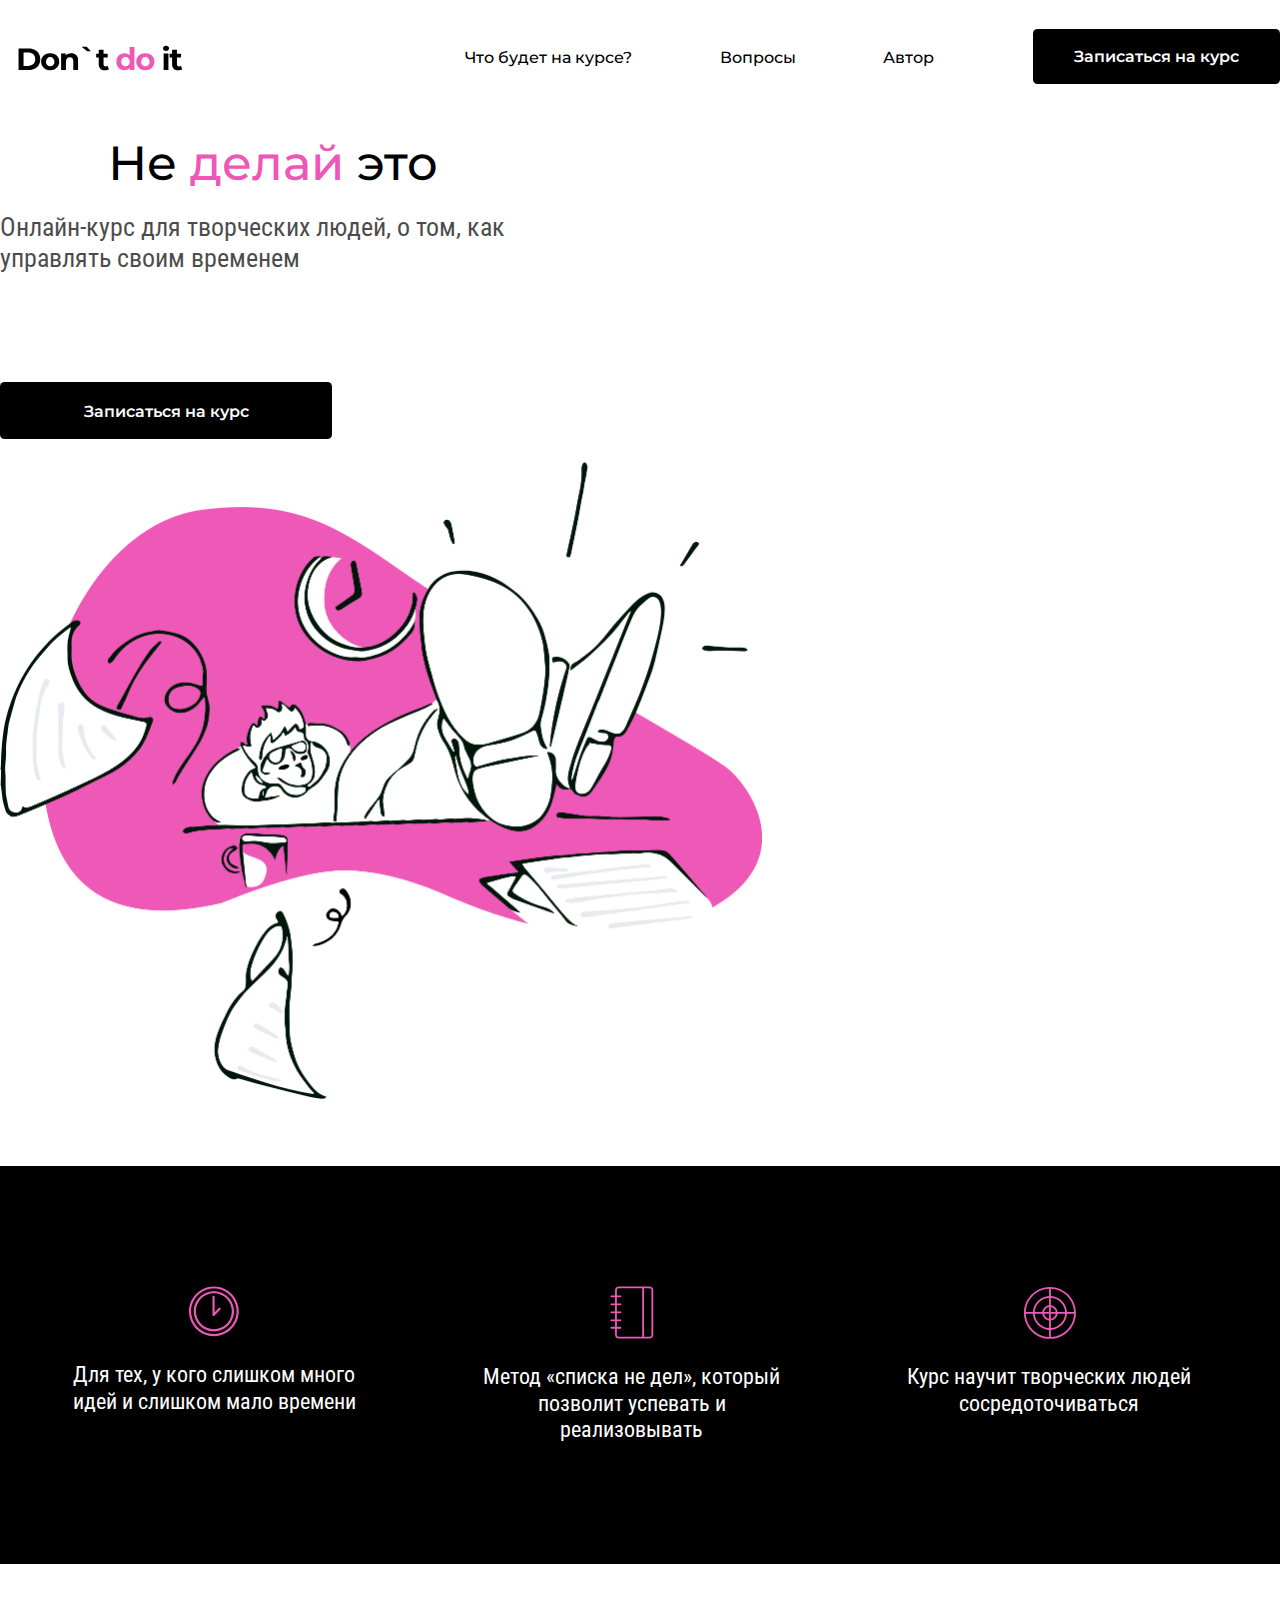
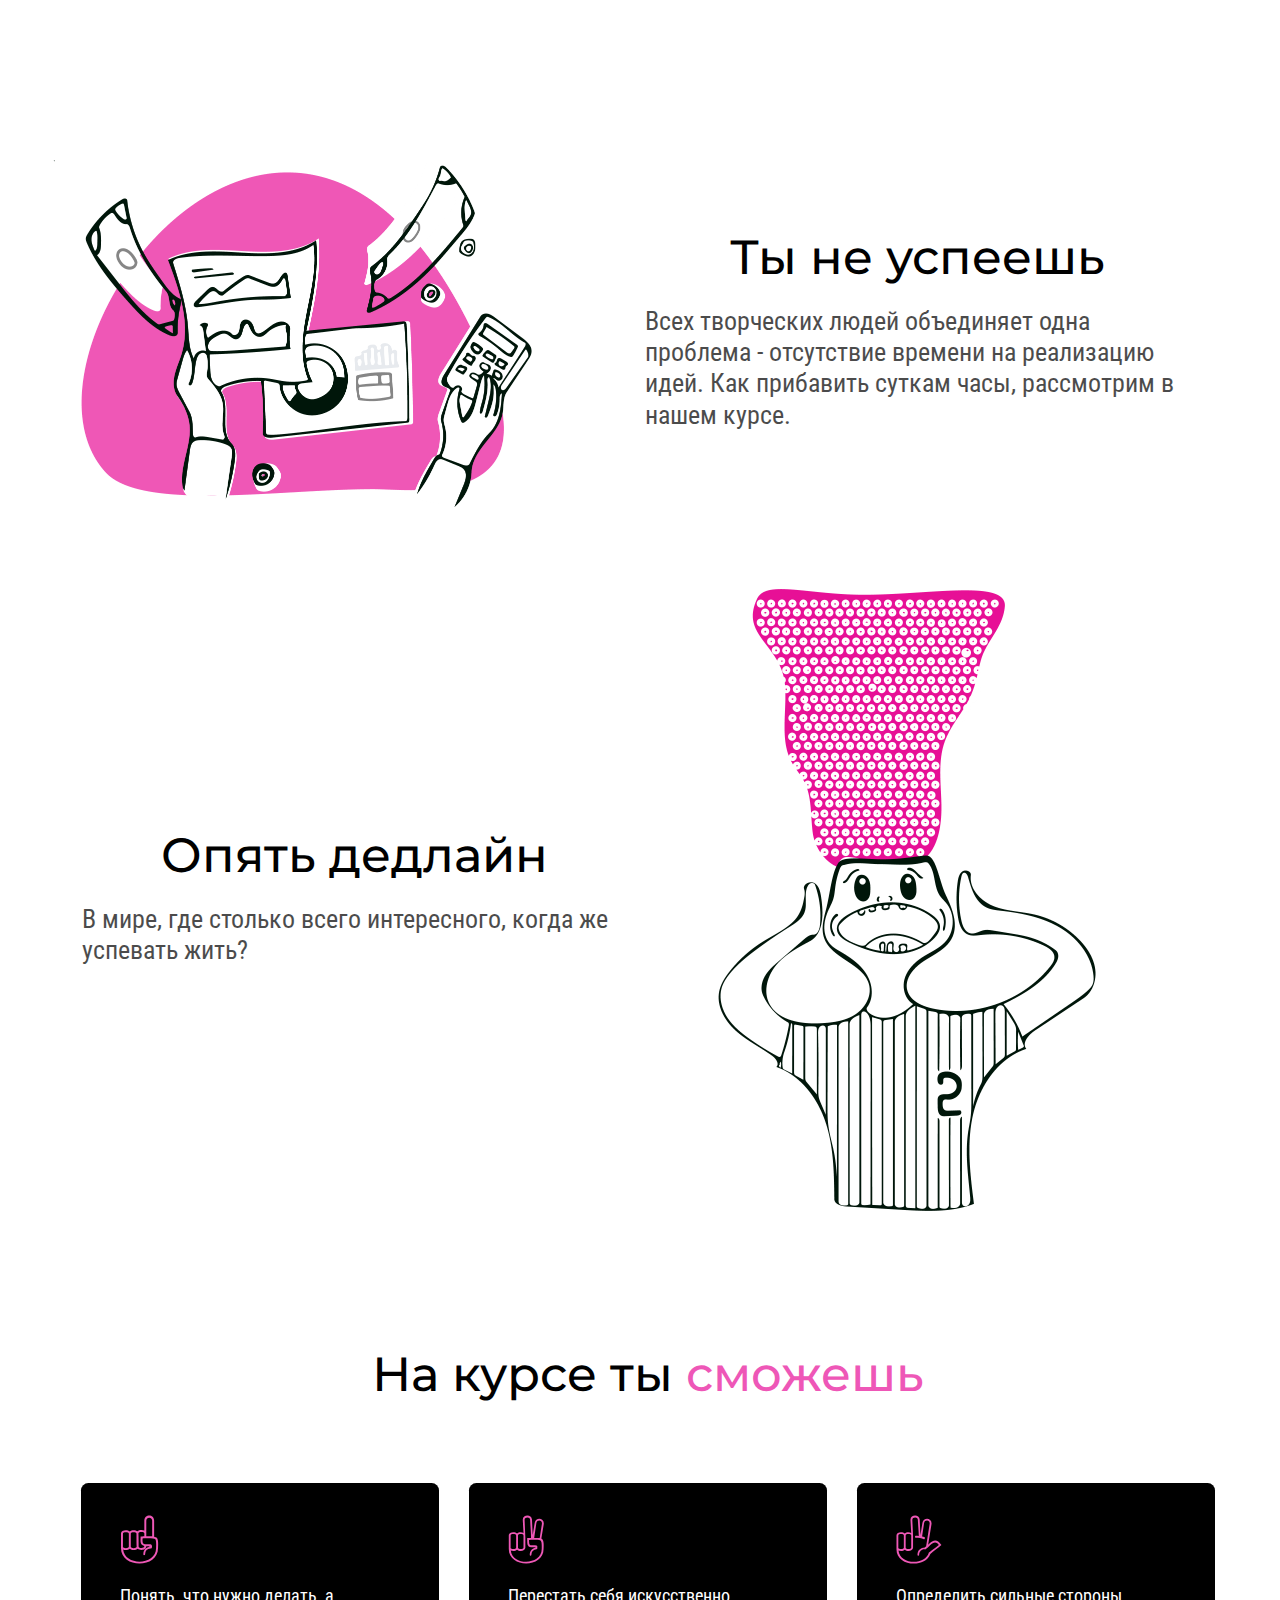
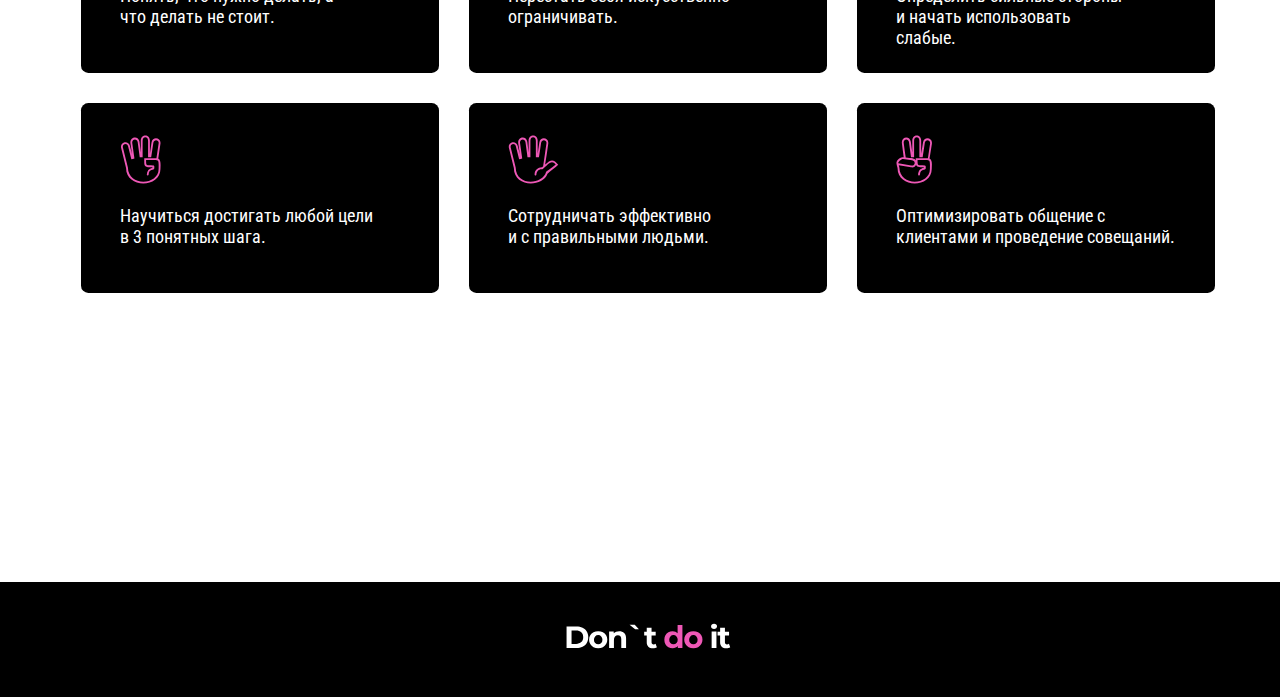
<file: lw6/index.html>
<!DOCTYPE html>
<html lang="ru">
<head>
  <meta charset="UTF-8">
  <title>Лаба 7</title>
  <link rel="stylesheet" href="css/style.css">
  <link href="https://fonts.googleapis.com/css2?family=Montserrat:wght@500;600&family=Roboto+Condensed&display=swap" rel="stylesheet">
</head>
<body>
  <div class="header">
 	<div class="header__content">
      <img class="header__logo logo" src="img/headerlogo.svg" alt="image">
	  <nav class="header__menu">
		<a href="#" class="header__link">Что будет на курсе?</a>
		<a href="#" class="header__link">Вопросы</a>
		<a href="#" class="header__link">Автор</a>
		<a href="#" class="header__link header__button button">Записаться на курс</a>
	  </nav>
	</div>
  </div>
  <div class="main">
 	<div class="main__blog">
      <div class="blog__info">
		<div class="info__title">Не <span class="text-collor">делай</span> это</div>
		<div class="info__subtitle">Онлайн-курс для творческих людей, о том, как управлять своим временем </div>
		<a href="#" class="button_wider button">Записаться на курс</a>
	  </div>
	  <img class="blog__img" src="img/blog.png" alt="image">
	</div>

	<div class="main__row">
	  <div class="row__panel">
		<div class="panel__column">
	      <img class="column__img" src="img/row1.svg" alt="image">
		  <div class="column__info ">Для тех, у кого слишком много идей и слишком мало времени</div>
		</div>
		<div class="panel__column">
		  <img class="column__img" src="img/row2.svg" alt="image">
		  <div class="column__info ">Метод «списка не дел», который позволит успевать и реализовывать</div>
		</div>
		<div class="panel__column">
		  <img class="column__img" src="img/row3.svg" alt="image">				
		  <div class="column__info ">Курс научит творческих людей сосредоточиваться</div>
		</div>
	</div>
  </div>
  <div class="main__body">
	<div class="main__deadline">
      <img class="deadline__imgfirst" src="img/deadlinefirst.png" alt="image">
	  <div class="deadline__info">
		<div class="info__title">Ты не успеешь</div>
		<div class="info__subtitle">Всех творческих людей объединяет одна проблема - отсутствие времени на реализацию идей. Как прибавить суткам часы, рассмотрим в нашем курсе.</div>
	  </div>
	</div>
	<div class="main__deadline">
	  <div class="deadline__info">
	    <div class="info__title">Опять дедлайн</div>
		<div class="info__subtitle">В мире, где столько всего интересного, когда же успевать жить?</div>
	  </div>
	  <img class="deadline__imgsecond" src="img/deadlinesecond.png" alt="image">
	</div>
  </div>
  <div class="main__info">
	<div class="info__title">На курсе ты <span class="text-collor">сможешь</span></div>
 	<div class="info__softskills">
      <div class="info__block">
		<img class="info__img" src="img/info1.svg" alt="image">
		<div class="info__text  ">Понять, что нужно делать, а что делать не стоит.</div>
	  </div>
	  <div class="info__block">
		<img class="info__img" src="img/info2.svg" alt="image">					
		<div class="info__text info__text_pxleft">Перестать себя искусственно ограничивать.</div>
	  </div>
	  <div class="info__block">
		<img class="info__img" src="img/info3.svg" alt="image">					
	    <div class="info__text ">Определить сильные стороны и начать использовать слабые.</div>
	  </div>
	  <div class="info__block">
		<img class="info__img" src="img/info4.svg" alt="image">					
		<div class="info__text ">Научиться достигать любой цели в 3 понятных шага.</div>
	  </div>
	  <div class="info__block">
		<img class="info__img" src="img/info5.svg" alt="image">	
		<div class="info__text  info__text_pxleft">Сотрудничать эффективно и с правильными людьми.</div>
	  </div>
	  <div class="info__block">
		<img class="info__img" src="img/info6.svg" alt="image">				
		<div class="info__text  ">Оптимизировать общение с клиентами и проведение совещаний.</div>
	  </div>
	</div>
  </div>
  <div class="footer">
    <img class="footer__logo logo" src="img/footerlogo.svg" alt="image">			
  </div>
</body>
</html>
</file>
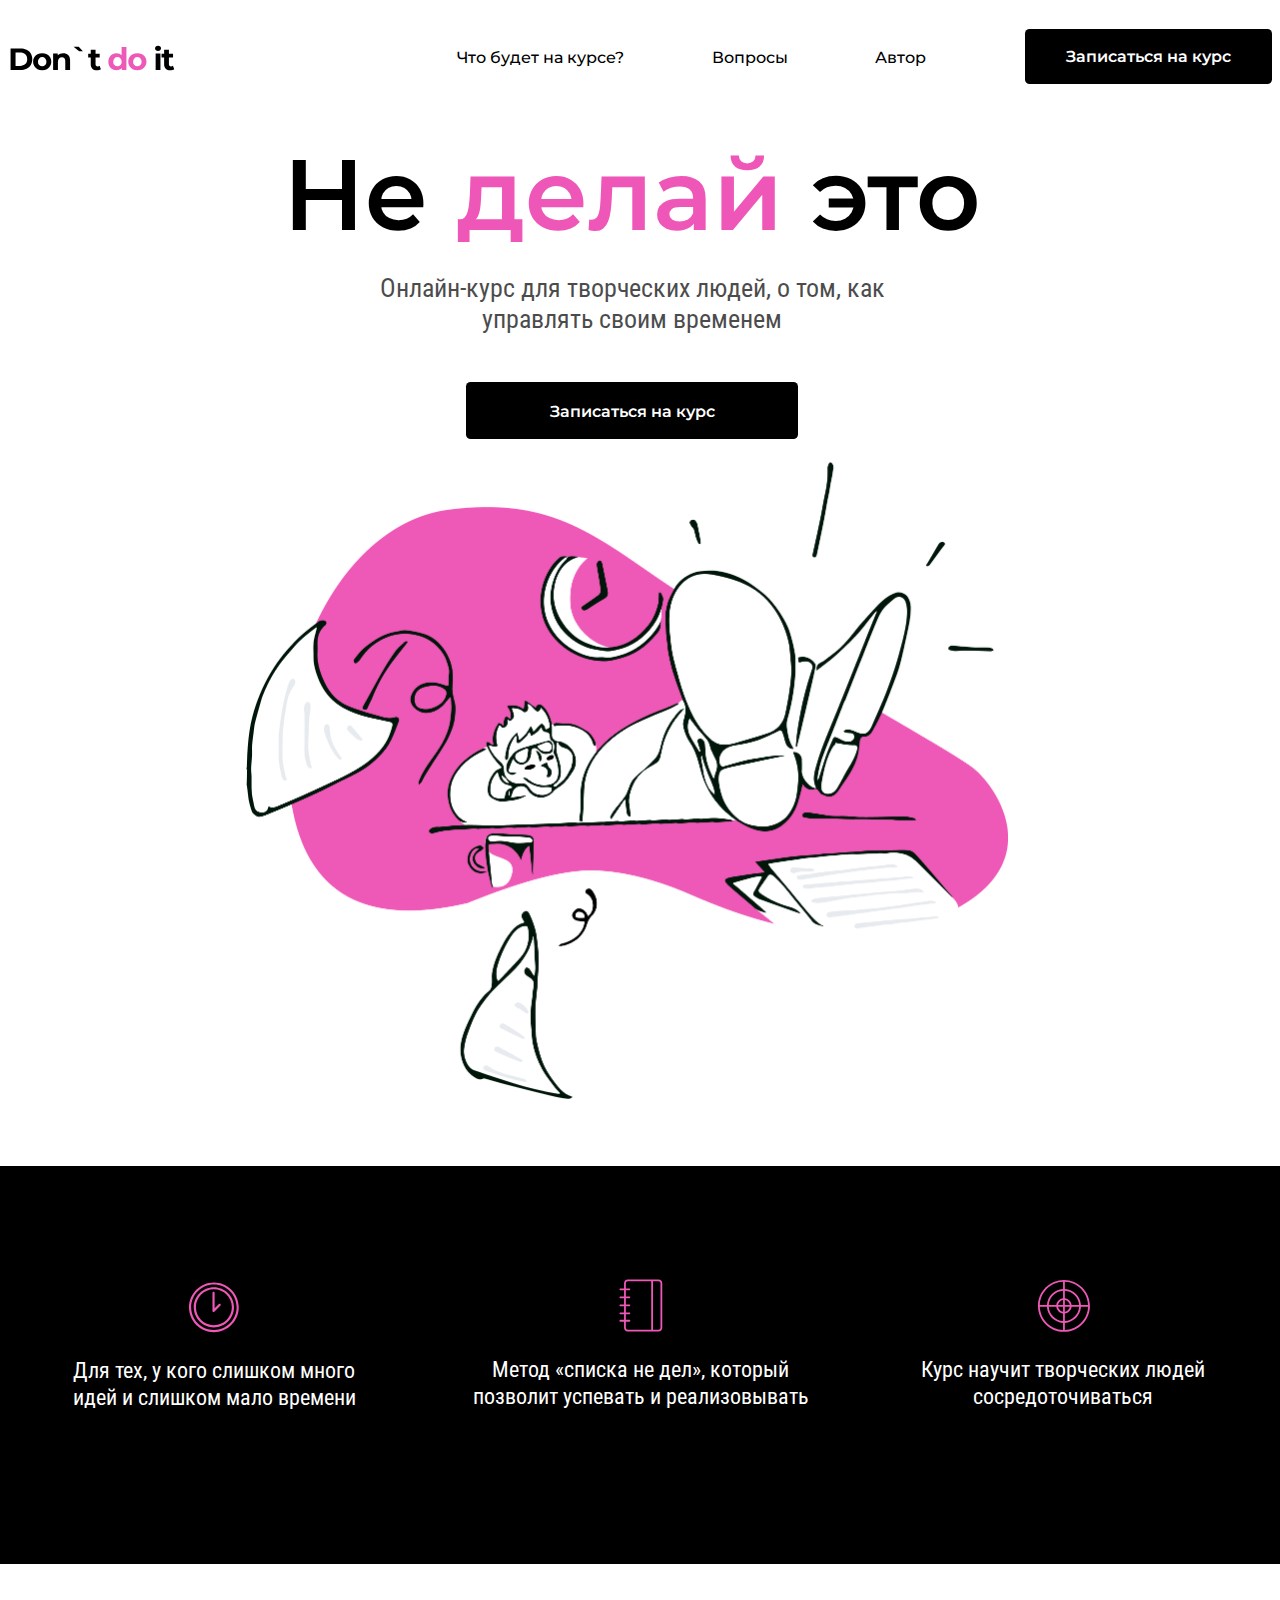
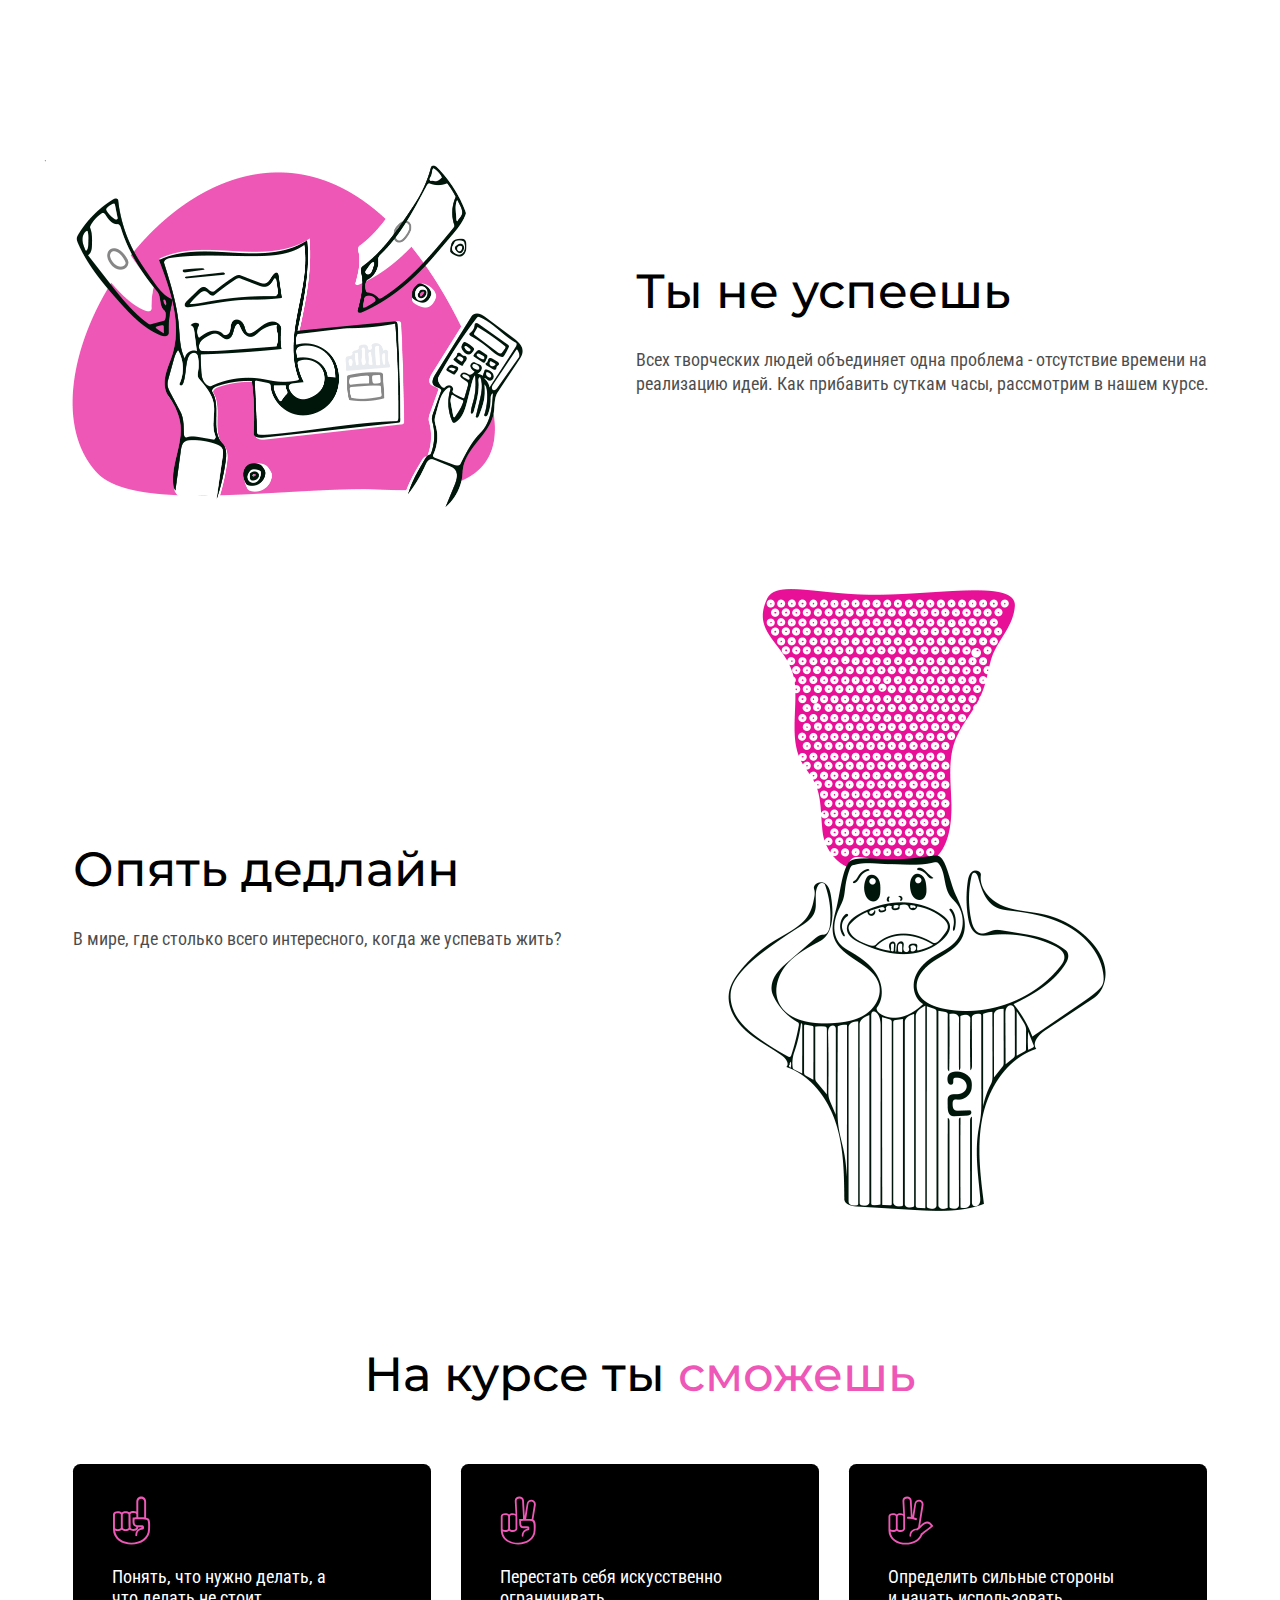
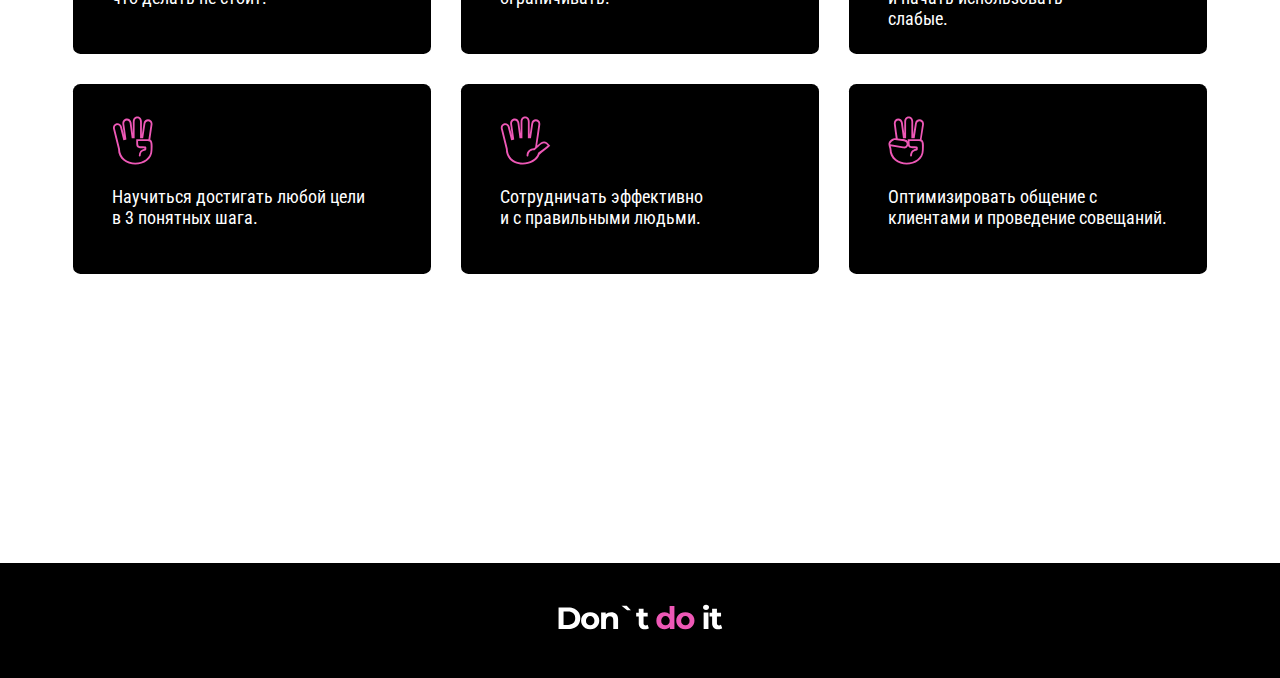
<file: lw7/index.html>
<!DOCTYPE html>
<html lang="ru">
<head>
  <meta charset="UTF-8">
  <title>Лаба 7</title>
  <link rel="stylesheet" href="css/style.css">
  <link href="https://fonts.googleapis.com/css2?family=Montserrat:wght@500;600&family=Roboto+Condensed&display=swap" rel="stylesheet">
</head>
<body>
  <div class="header">
 	<div class="header__content">
      <img class="header__logo logo" src="img/headerlogo.svg" alt="image">
	  <nav class="header__menu">
		<a href="#" class="header__link">Что будет на курсе?</a>
		<a href="#" class="header__link">Вопросы</a>
		<a href="#" class="header__link">Автор</a>
		<a href="#" class="header__link header__button button">Записаться на курс</a>
	  </nav>
	</div>
  </div>
  <div class="main">
 	<div class="main__blog">
      <div class="blog__info">
		<div class="blog__title">Не <span class="text-collor">делай</span> это</div>
		<div class="blog__subtitle">Онлайн-курс для творческих людей, о том, как управлять своим временем </div>
		<a href="#" class="button_wider button">Записаться на курс</a>
	  </div>
	  <img class="main__img" src="img/blog.png" alt="image">
	</div>

	<div class="main__row">
	  <div class="row__panel">
		<div class="row__column">
	      <img class="column__img" src="img/row1.svg" alt="image">
		  <div class="column__info ">Для тех, у кого слишком много идей и слишком мало времени</div>
		</div>
		<div class="row__column">
		  <img class="column__img" src="img/row2.svg" alt="image">
		  <div class="column__info ">Метод «списка не дел», который позволит успевать и реализовывать</div>
		</div>
		<div class="row__column">
		  <img class="column__img" src="img/row3.svg" alt="image">				
		  <div class="column__info ">Курс научит творческих людей сосредоточиваться</div>
		</div>
	</div>
  </div>
  <div class="main__body">
	<div class="main__deadline">
      <img class="deadline__imgfirst" src="img/deadlinefirst.png" alt="image">
	  <div class="deadline__info">
		<div class="deadline__info__title">Ты не успеешь</div>
		<div class="deadline__info__subtitle">Всех творческих людей объединяет одна проблема - отсутствие времени на реализацию идей. Как прибавить суткам часы, рассмотрим в нашем курсе.</div>
	  </div>
	</div>
	<div class="main__deadline">
	  <div class="deadline__info">
	    <div class="deadline__info__title">Опять дедлайн</div>
		<div class="deadline__info__subtitle">В мире, где столько всего интересного, когда же успевать жить?</div>
	  </div>
	  <img class="deadline__imgsecond" src="img/deadlinesecond.png" alt="image">
	</div>
  </div>
  <div class="main__info">
	<div class="info__title">На курсе ты <span class="text-collor">сможешь</span></div>
 	<div class="info__softskills">
      <div class="info__block">
		<img class="info__img" src="img/info1.svg" alt="image">
		<div class="info__text  ">Понять, что нужно делать, а что делать не стоит.</div>
	  </div>
	  <div class="info__block">
		<img class="info__img" src="img/info2.svg" alt="image">					
		<div class="info__text info__text_pxleft">Перестать себя искусственно ограничивать.</div>
	  </div>
	  <div class="info__block">
		<img class="info__img" src="img/info3.svg" alt="image">					
	    <div class="info__text ">Определить сильные стороны и начать использовать слабые.</div>
	  </div>
	  <div class="info__block">
		<img class="info__img" src="img/info4.svg" alt="image">					
		<div class="info__text ">Научиться достигать любой цели в 3 понятных шага.</div>
	  </div>
	  <div class="info__block">
		<img class="info__img" src="img/info5.svg" alt="image">	
		<div class="info__text  info__text_pxleft">Сотрудничать эффективно и с правильными людьми.</div>
	  </div>
	  <div class="info__block">
		<img class="info__img" src="img/info6.svg" alt="image">				
		<div class="info__text  ">Оптимизировать общение с клиентами и проведение совещаний.</div>
	  </div>
	</div>
  </div>
  <div class="footer">
    <img class="footer__logo logo" src="img/footerlogo.svg" alt="image">			
  </div>
</body>
</html>
</file>
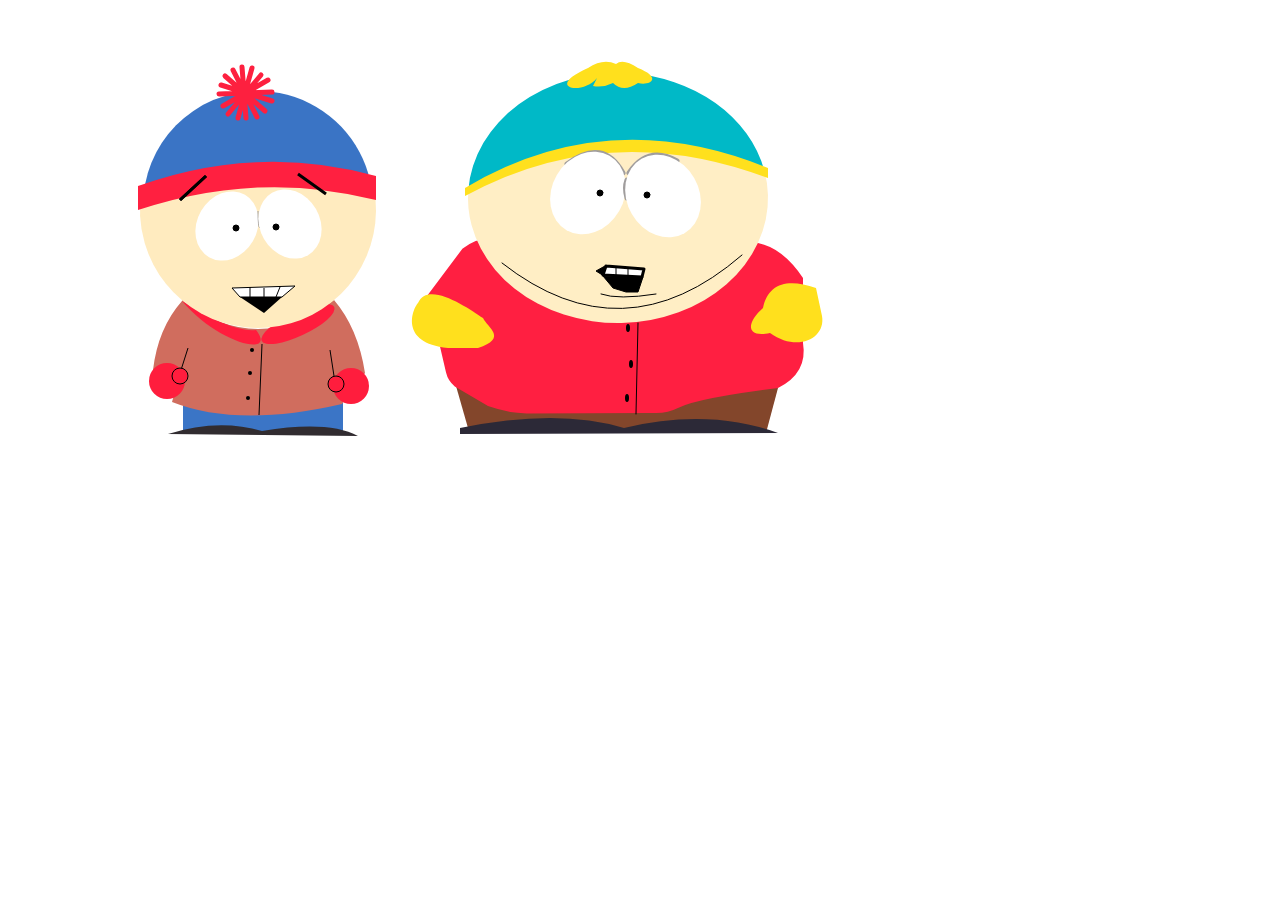
<file: lw14/14.2/index.html>
<!DOCTYPE html>
<html lang="ru">
  <head>
    <meta charset="UTF-8" />
    <title>Lw14</title>
  </head>
  <body>
    <canvas id="myCanvas" width="1000" height="600"></canvas>
    <script>
      window.onload = () => {
        const canvas = document.getElementById("myCanvas");
        const context = canvas.getContext("2d");

        // ПЕРВЫЙ
        // Штаны
        context.beginPath();
        context.rect(175, 395, 160, 30); // прямоугольник 
        context.fillStyle = "#3b75c6";  // определяет цвет для заливки
        context.fill(); // заливка

        // Ноги
        context.beginPath();
        context.moveTo(160, 426);  // передвинуть в нужную точку 
        context.quadraticCurveTo(210, 410, 254, 423); // рисует кривую Безье
        context.quadraticCurveTo(320, 412, 350, 428);
        context.lineTo(160, 426);  // линия
        context.fillStyle = "#312c30";
        context.fill();

        // Куртка
        context.beginPath();
        context.moveTo(174, 293);
        context.quadraticCurveTo(150, 320, 145, 362);
        context.lineTo(173, 362);
        context.lineTo(164, 394);
        context.quadraticCurveTo(230, 420, 334, 396);
        context.lineTo(357, 365);
        context.quadraticCurveTo(350, 320, 326, 292);
        context.quadraticCurveTo(250, 350, 174, 292);
        context.fillStyle = "#d06d5e";
        context.fill();

        // Линии на куртке
        context.beginPath();
        context.moveTo(173, 362);
        context.lineTo(180, 340);
        context.moveTo(326, 368);
        context.lineTo(322, 342);
        context.moveTo(254, 336);
        context.lineTo(251, 407);
        context.stroke();  //рисует заданный контур

        // Пуговицы
        context.fillStyle = "#000";
        context.beginPath();
        context.arc(242, 365, 2, 0, 2 * Math.PI);  // создает дугу/кривую
        context.fill();
        context.beginPath();
        context.arc(244, 342, 2, 0, 2 * Math.PI);
        context.fill();
        context.beginPath();
        context.arc(240, 390, 2, 0, 2 * Math.PI);
        context.fill();

        // Воротник
        context.beginPath();
        context.ellipse(290, 316, 12, 40, Math.PI * 0.361, 0, 2 * Math.PI);
//        context.ellipse(290, 316, 12, 40);
        context.fillStyle = "#ff1d3d";
        context.fill();
        context.beginPath();
        context.moveTo(174, 293);
        context.bezierCurveTo(210, 336, 270, 350, 248, 322);
        context.quadraticCurveTo(225, 325, 174, 293);
        context.fill();

        // Руки
        context.beginPath();
        context.arc(159, 373, 18, 0, 2 * Math.PI);
        context.fill();
        context.beginPath();
        context.arc(172, 368, 8, 0, 2 * Math.PI);
        context.fill();
        context.lineWidth = 1;
        context.stroke();
        context.beginPath();
        context.arc(343, 378, 18, 0, 2 * Math.PI);
        context.fill();
        context.beginPath();
        context.arc(328, 376, 8, 0, 2 * Math.PI);
        context.fill();
        context.stroke();

        // Лицо
        context.beginPath();
        context.arc(250, 202, 118, 1.91 * Math.PI, 1.06 * Math.PI);
        context.fillStyle = "#ffebbf";
        context.fill();

        // Глаза
        context.beginPath();
        context.ellipse(219, 218, 30, 36, Math.PI / 6, 0, 2 * Math.PI);
        context.fillStyle = "#fff";
        context.fill();
        context.beginPath();
        context.moveTo(250, 203);
        context.quadraticCurveTo(250, 220, 252, 220);
        context.strokeStyle = "#a09d9d";
        context.stroke();
        context.beginPath();
        context.ellipse(282, 216, 30, 36, -Math.PI / 6, 0, 2 * Math.PI);
        context.fill();

        // Зубы
        context.beginPath();
        context.moveTo(224, 280);
        context.lineTo(287, 278);
        context.lineTo(274, 289);
        context.lineTo(232, 289);
        context.lineTo(224, 280);
        context.fill();
        context.lineWidth = 1;
        context.moveTo(242, 289);
        context.lineTo(242, 279);
        context.moveTo(256, 289);
        context.lineTo(256, 280);
        context.moveTo(268, 289);
        context.lineTo(272, 279);
        context.strokeStyle = "#000";
        context.stroke();
        context.beginPath();
        context.arc(228, 220, 3, 0, 2 * Math.PI);
        context.fillStyle = "#000";
        context.fill();
        context.stroke();
        context.beginPath();
        context.arc(268, 219, 3, 0, 2 * Math.PI);
        context.fill();
        context.stroke();
        context.beginPath();
        context.moveTo(232, 289);
        context.lineTo(256, 305);
        context.lineTo(274, 289);
        context.fill();

        // Шапка
        context.beginPath();
        context.arc(250, 198, 115, 1.06 * Math.PI, 1.91 * Math.PI);
        context.fillStyle = "#3a74c5";
        context.fill();
        context.beginPath();
        context.moveTo(130, 202);
        context.quadraticCurveTo(250, 162, 368, 192);
        context.lineTo(368, 168);
        context.quadraticCurveTo(250, 135, 130, 178);
        context.fillStyle = "#ff2040";
        context.fill();
        context.beginPath();
        context.moveTo(172, 192);
        context.lineTo(198, 168);
        context.lineWidth = 3;
        context.stroke();
        context.moveTo(318, 186);
        context.lineTo(290, 166);
        context.lineWidth = 3;
        context.stroke();

        context.beginPath();
        context.moveTo(211, 86);
        context.lineTo(264, 84);
        context.moveTo(213, 77);
        context.lineTo(264, 93);
        context.moveTo(217, 68);
        context.lineTo(257, 103);
        context.moveTo(225, 62);
        context.lineTo(249, 109);
        context.moveTo(234, 59);
        context.lineTo(238, 110);
        context.moveTo(244, 60);
        context.lineTo(230, 110);
        context.moveTo(253, 67);
        context.lineTo(220, 106);
        context.moveTo(260, 72);
        context.lineTo(215, 98);
        context.lineCap = "round"; // стиль концов нарисованной линии
        context.lineWidth = 5;  // ширина линии в пикселях
        context.strokeStyle = "#fd203f"; // цвет для обводки
        context.stroke();

        // ВТОРОЙ
				// Ноги
        context.beginPath();
        context.moveTo(448, 378);
        context.lineTo(460, 420);
        context.lineTo(758, 425);
        context.lineTo(770, 380);
        context.lineTo(448, 378);
        context.fillStyle = "#83462b";
        context.fill();

        // Ботинки
        context.beginPath();
        context.moveTo(452, 420);
        context.quadraticCurveTo(550, 400, 616, 420);
        context.quadraticCurveTo(700, 400, 770, 425);
        context.lineTo(452, 426);
        context.fillStyle = "#2c2937";
        context.fill();

        // Тело
        context.beginPath();
        context.moveTo(490, 230);
        context.arcTo(468, 230, 430, 260, 50);
        context.lineTo(410, 300);
        context.lineTo(430, 330);
        context.arcTo(440, 373, 455, 385, 25);
        context.lineTo(480, 398);
        context.arcTo(500, 405, 680, 410, 120);
        context.lineTo(640, 405);
        context.arcTo(660, 405, 670, 400, 50);
        context.quadraticCurveTo(690, 390, 770, 380);
        context.quadraticCurveTo(800, 365, 795, 335);
        context.lineTo(795, 270);
        context.quadraticCurveTo(775, 240, 750, 235);
        context.fillStyle = "#ff1f41";
        context.fill();

        context.beginPath();
        context.ellipse(610, 190, 150, 125, 0, 1.02 * Math.PI, 1.93 * Math.PI);
        context.quadraticCurveTo(600, 100, 460, 184);
        context.fillStyle = "#00b9c7";
        context.fill();

        context.beginPath();
        context.ellipse(610, 190, 150, 125, 0, 1.93 * Math.PI, 1.02 * Math.PI);
        context.quadraticCurveTo(600, 100, 756, 164);
        context.fillStyle = "#ffeec5";
        context.fill();

        context.beginPath();
        context.moveTo(457, 180);
        context.quadraticCurveTo(600, 95, 760, 160);
        context.lineTo(760, 170);
        context.quadraticCurveTo(600, 110, 457, 188);
        context.fillStyle = "#ffe01d";
        context.fill();

        context.beginPath();
        context.moveTo(589, 70);
        context.lineTo(585, 78);
        context.quadraticCurveTo(595, 80, 605, 75);
        context.quadraticCurveTo(615, 85, 630, 75);
        context.bezierCurveTo(642, 78, 655, 70, 630, 60);
        context.quadraticCurveTo(615, 50, 608, 56);
        context.quadraticCurveTo(595, 50, 580, 60);
        context.bezierCurveTo(535, 80, 575, 88, 589, 70);
        context.fill();

        context.beginPath();
        context.moveTo(470, 340);
        context.lineTo(440, 340);
        context.bezierCurveTo(390, 335, 405, 300, 410, 295);
        context.bezierCurveTo(420, 272, 460, 300, 475, 310);
        context.bezierCurveTo(480, 320, 500, 330, 470, 340);
        context.fill();

        context.beginPath();
        context.moveTo(808, 280);
        context.lineTo(814, 308);
        context.bezierCurveTo(818, 330, 790, 345, 762, 325);
        context.bezierCurveTo(738, 330, 738, 315, 755, 300);
        context.bezierCurveTo(760, 275, 780, 270, 808, 280);
        context.fill();

        context.beginPath();
        context.moveTo(559, 156);
        context.quadraticCurveTo(595, 129, 615, 165);
        context.moveTo(621, 165);
        context.quadraticCurveTo(640, 137, 669, 153);
        context.strokeStyle = "#a09d9d";
        context.stroke();

        context.beginPath();
        context.ellipse(580, 185, 36, 43, Math.PI / 6, 0, 2 * Math.PI);
        context.fillStyle = "#fff";
        context.fill();

        context.beginPath();
        context.moveTo(619, 190);
        context.quadraticCurveTo(616, 180, 619, 172);
        context.stroke();

        context.beginPath();
        context.ellipse(655, 188, 36, 43, -Math.PI / 6, 0, 2 * Math.PI);
        context.fill();

        context.beginPath();
        context.moveTo(630, 315);
        context.lineTo(628, 406);
        context.lineWidth = 1;
        context.strokeStyle = "#000";
        context.stroke();

        // --- Зубы
        context.beginPath();
        context.moveTo(598, 258);
        context.lineTo(636, 261);
        context.lineTo(634, 269);
        context.lineTo(595, 267);
        context.lineTo(598, 258);
        context.fill();
        context.lineWidth = 3;
        context.lineJoin = "round";
        context.stroke();

        // Рот
        context.beginPath();
        context.moveTo(596, 268);
        context.lineTo(588, 263);
        context.lineTo(597, 258);
        context.moveTo(595, 268);
        context.lineTo(605, 280);
        context.lineTo(618, 284);
        context.lineTo(630, 284);
        context.lineTo(635, 269);
        context.fillStyle = "#000";
        context.fill();
        context.lineWidth = 1;
        context.stroke();
        context.beginPath();
        context.moveTo(608, 268);
        context.lineTo(608, 260);
        context.moveTo(620, 268);
        context.lineTo(620, 260);
        context.moveTo(593, 286);
        context.quadraticCurveTo(610, 292, 648, 286);
        context.moveTo(494, 255);
        context.quadraticCurveTo(615, 350, 734, 247);
        context.lineWidth = 1;
        context.stroke();

        // Зрачки
        context.beginPath();
        context.arc(592, 185, 3, 0, 2 * Math.PI);
        context.fill();
        context.stroke();
        context.beginPath();
        context.arc(639, 187, 3, 0, 2 * Math.PI);
        context.fill();
        context.stroke();

        // Пуговицы
        context.beginPath();
        context.ellipse(620, 320, 2, 4, 0, 0, 2 * Math.PI);
        context.fill();
        context.beginPath();
        context.ellipse(623, 356, 2, 4, 0, 0, 2 * Math.PI);
        context.fill();
        context.beginPath();
        context.ellipse(619, 390, 2, 4, 0, 0, 2 * Math.PI);
        context.fill();
      };
    </script>
  </body>
</html>
</file>
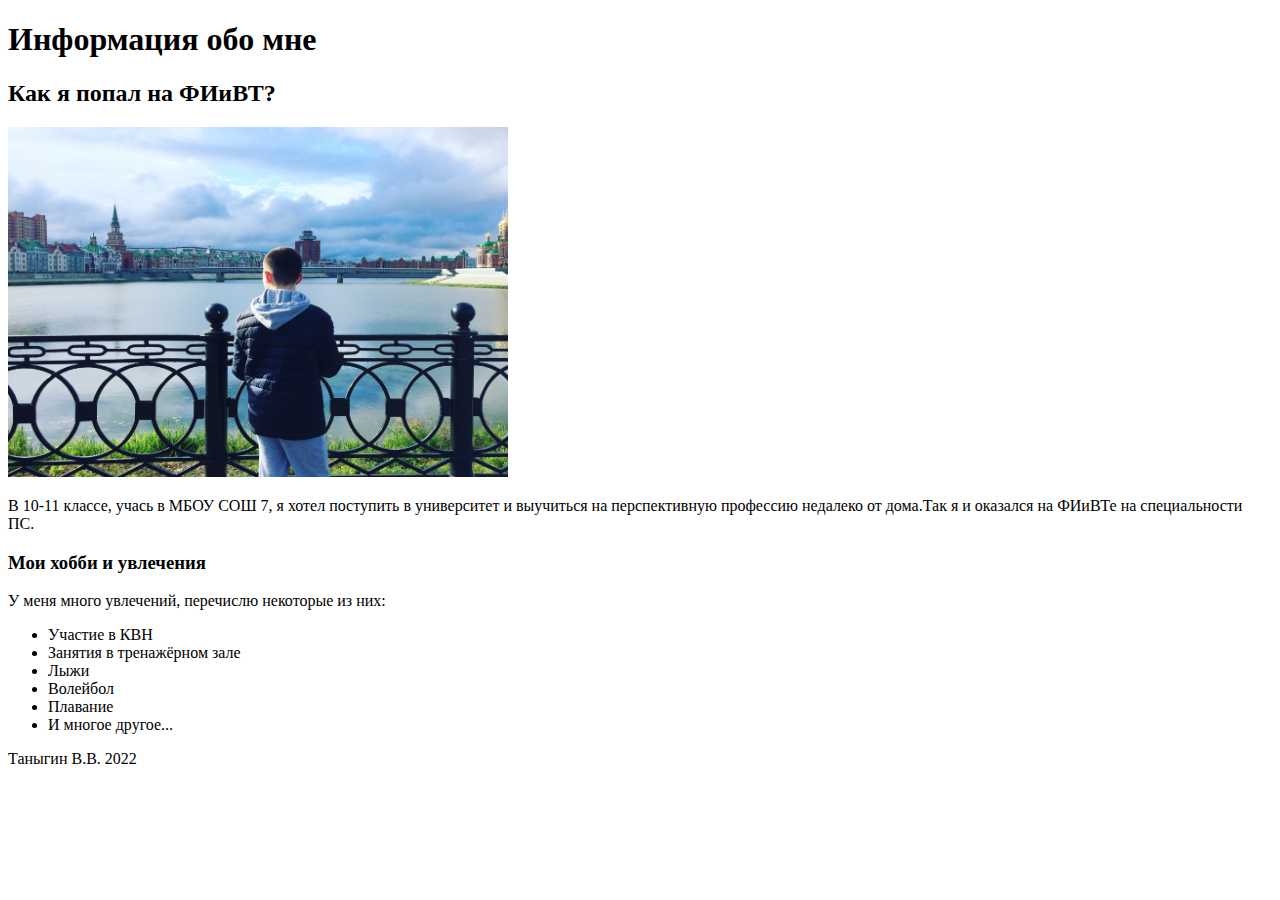
<file: lw4/task.html>
<!DOCTYPE html>
<html lang="ru">
<head>
  <meta charset="UTF-8">
  <title>Информация обо мне </title>
</head>
<body>
  <header>
    <h1>Информация обо мне</h1>
  </header>
  <section>
    <h2>Как я попал на ФИиВТ?</h2>
    <img src="myphoto.jpg" width="500" height="350" alt="me" />
    <p>
      В 10-11 классе, учась в МБОУ СОШ 7, я хотел поступить в университет и выучиться на перспективную профессию недалеко от дома.Так я и оказался на ФИиВТе  на специальности ПС.
    </p> 
    <h3>Мои хобби и увлечения</h3>
    <p>
      У меня много увлечений, перечислю некоторые из них:
    </p>
    <ul>
      <li>Участие в КВН</li>
      <li>Занятия в тренажёрном зале</li>
      <li>Лыжи</li>
      <li>Волейбол</li>
      <li>Плавание</li>
      <li>И многое другое...</li>
    </ul> 
  </section>
  <footer>
    <p>Таныгин В.В. 2022</p>
  </footer>
</body>
</html>
</file>
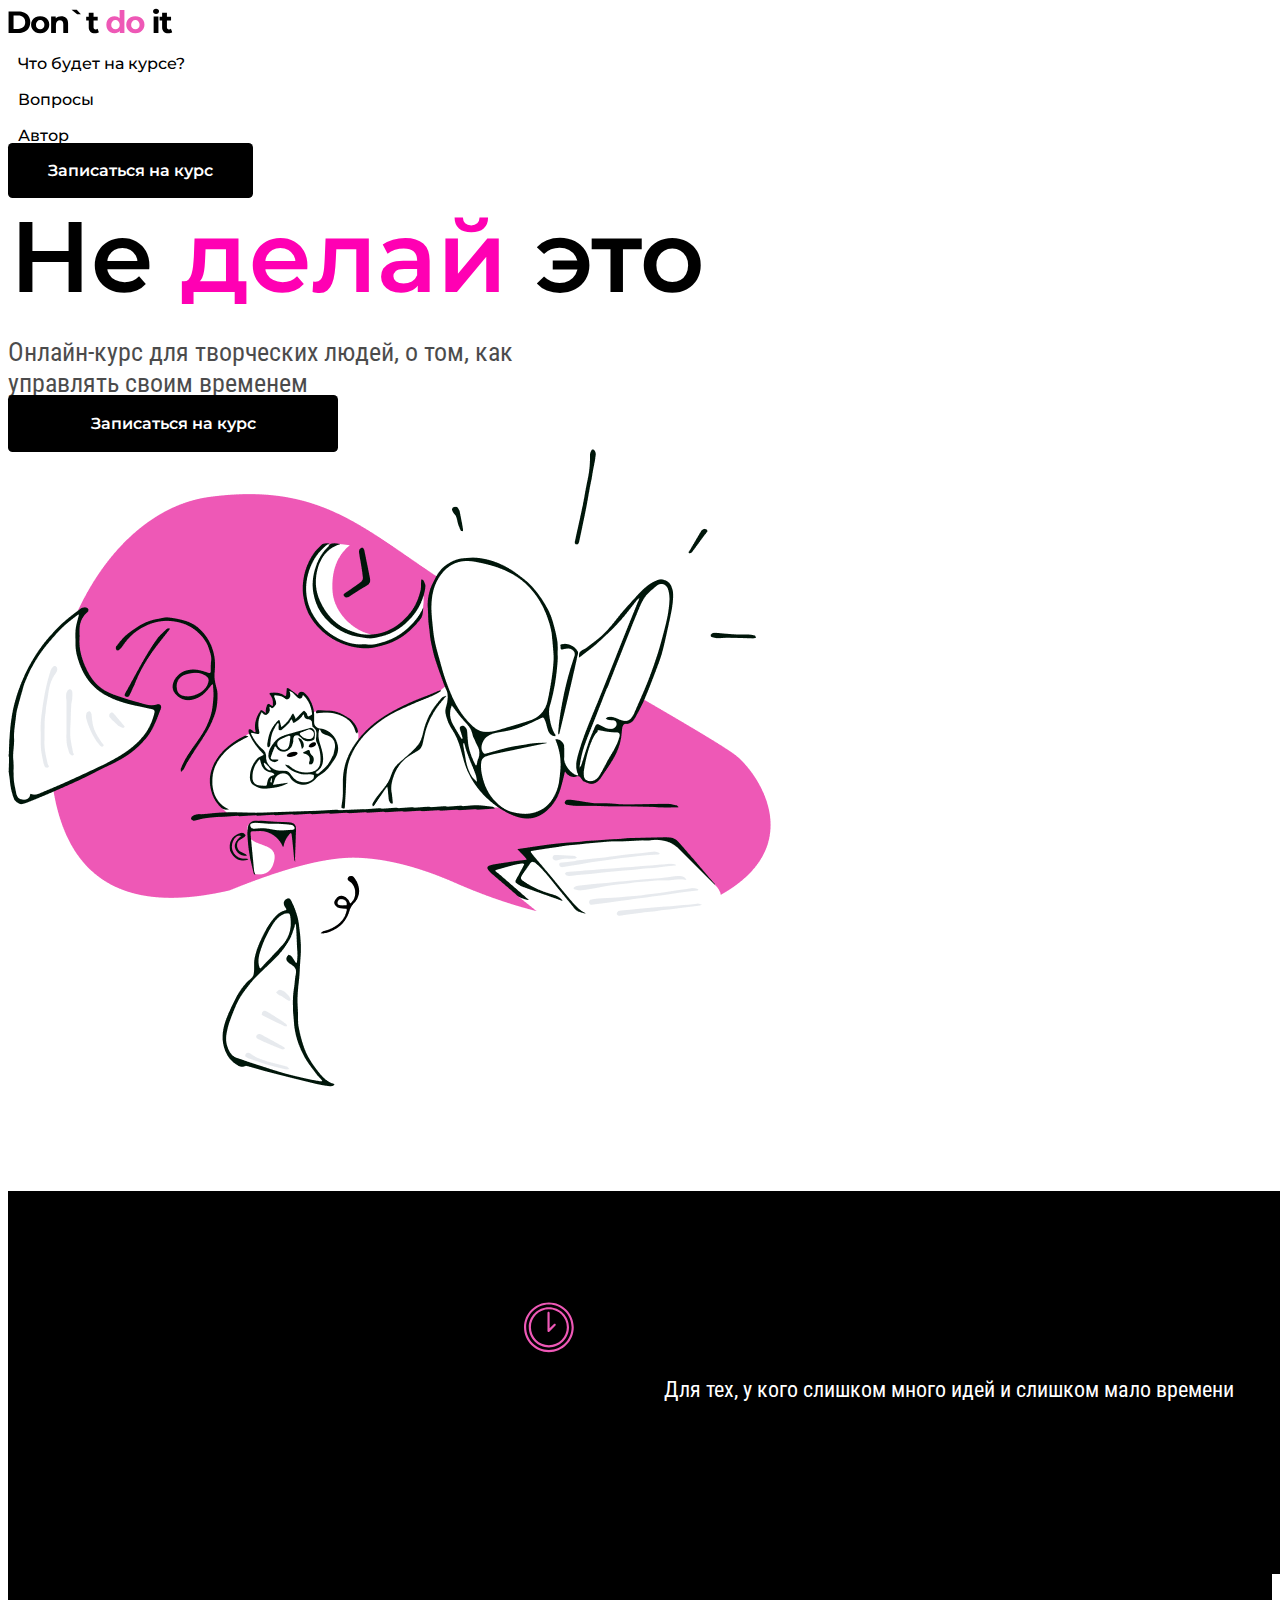
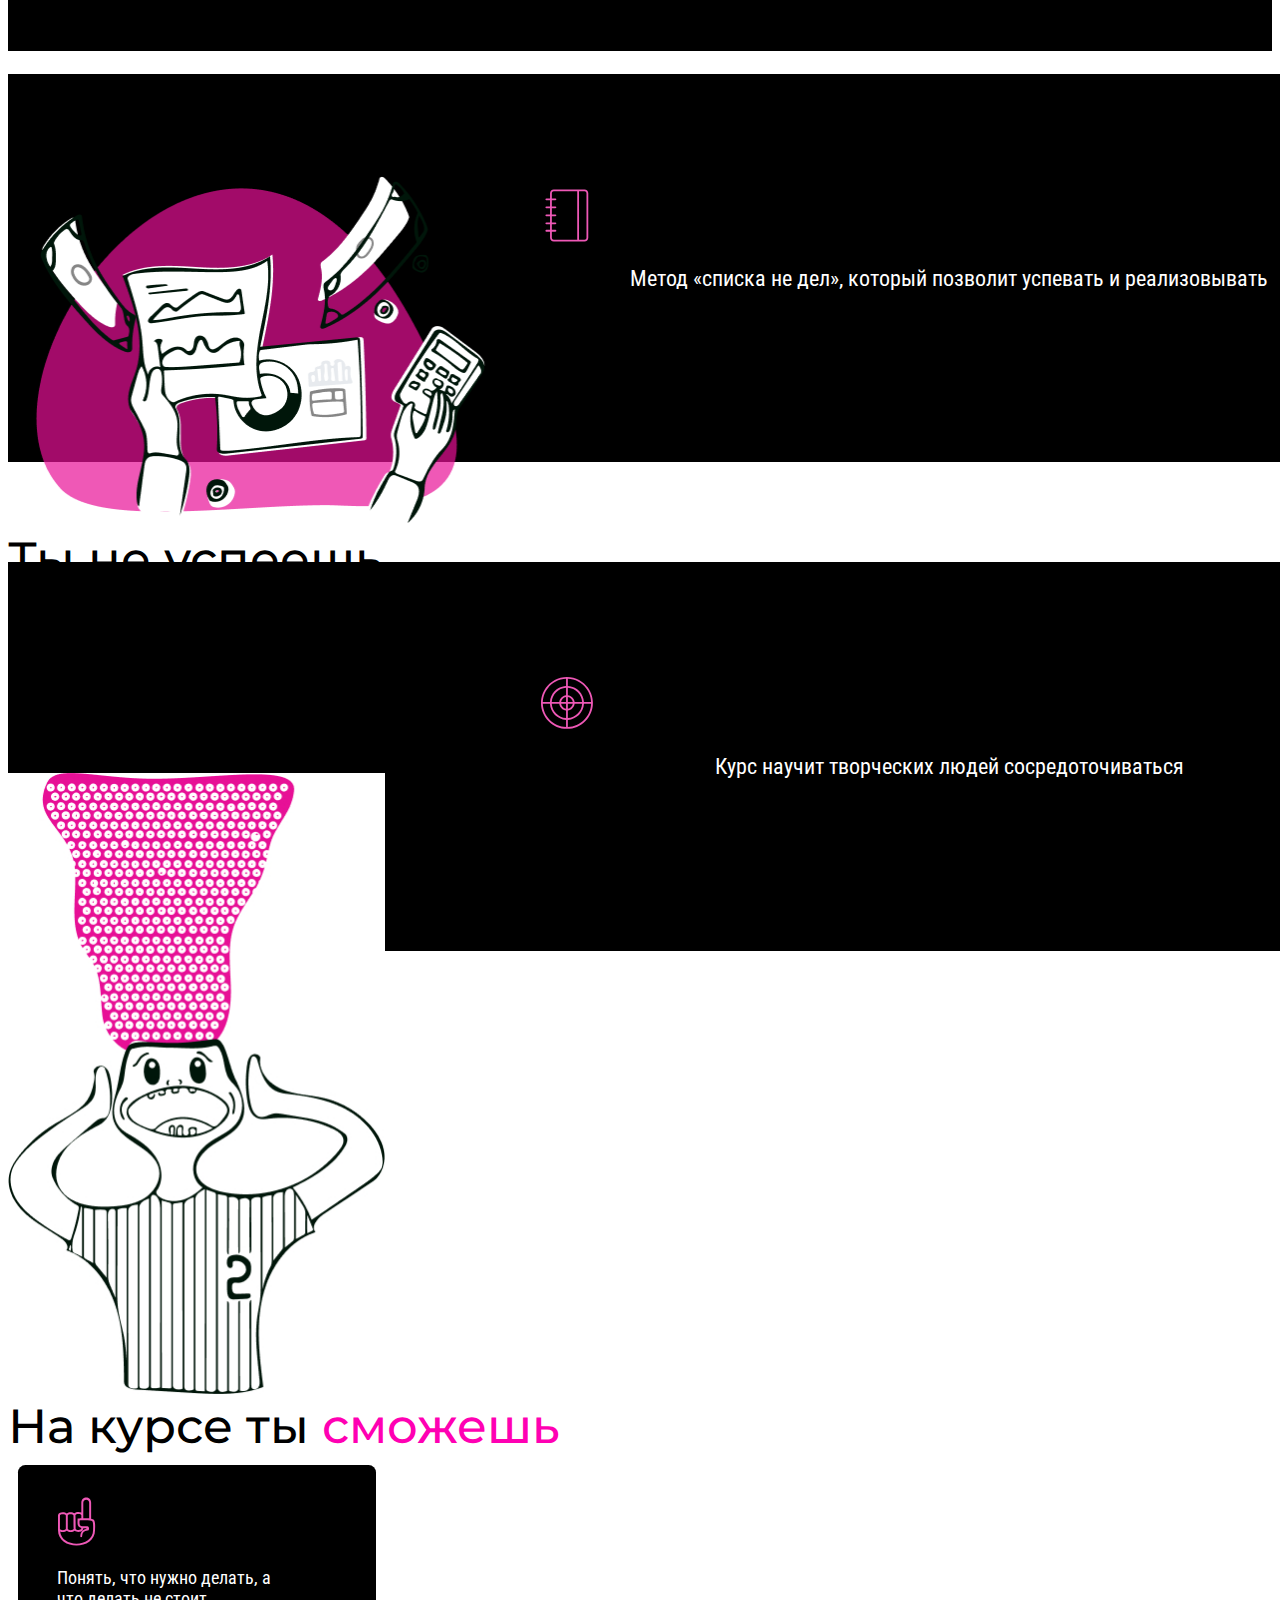
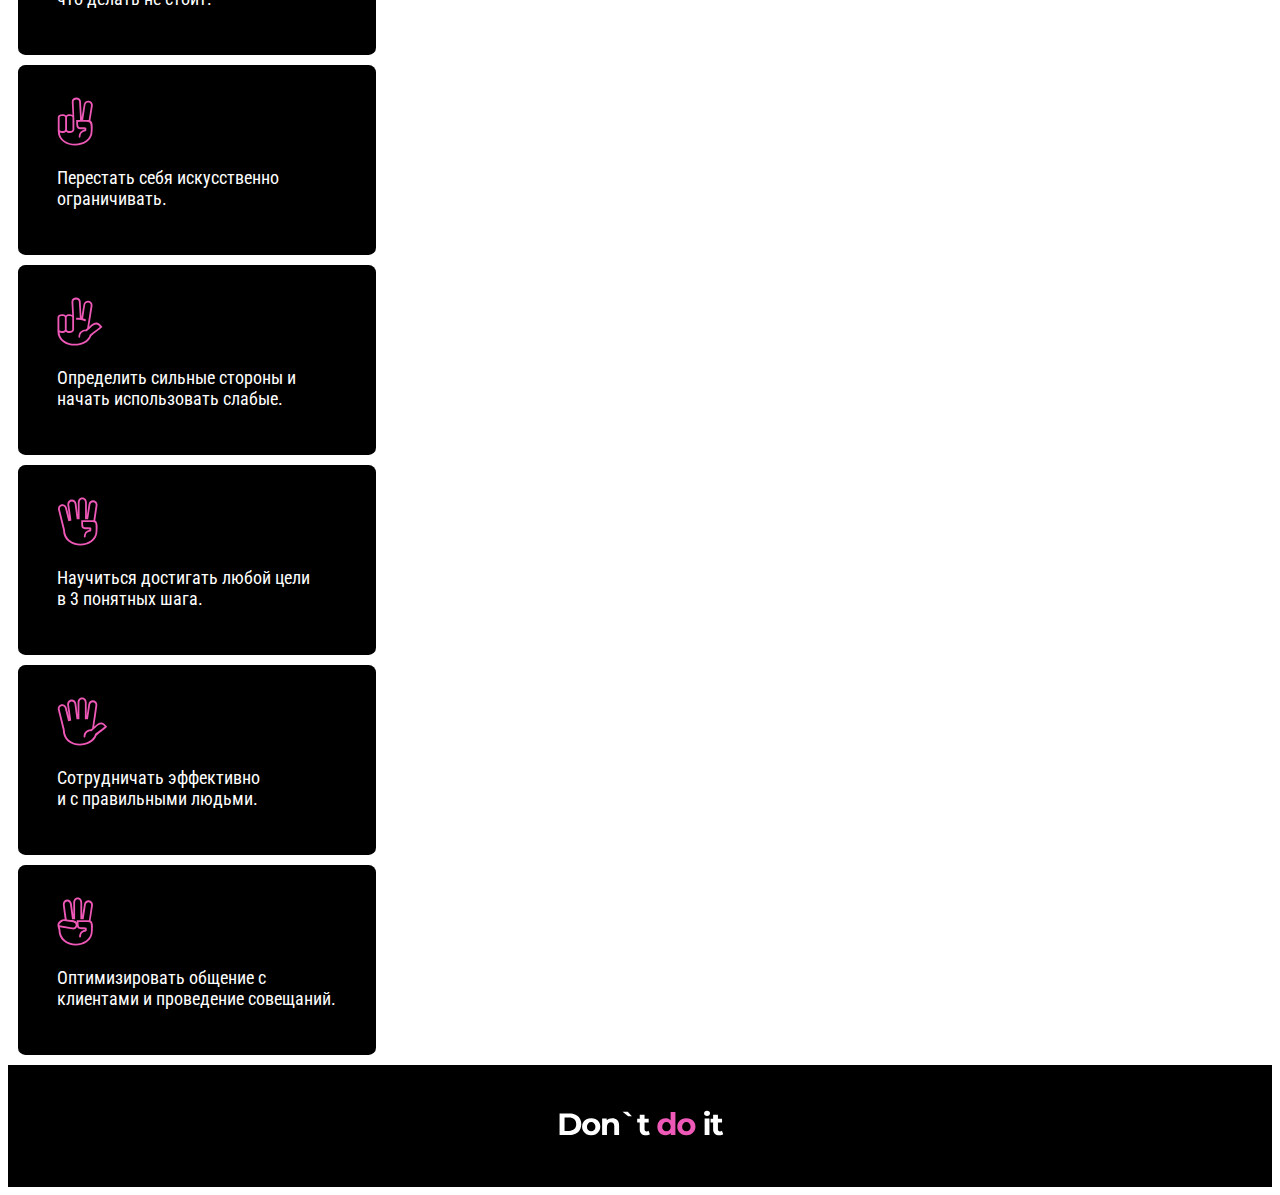
<file: lw5/task.html>
<!DOCTYPE html>
<html lang="ru">
<head>
  <meta charset="UTF-8">
  <title>Don't do it!</title>
  <link href="css/style.css" rel="stylesheet">
  <link href="https://fonts.googleapis.com/css2?family=Montserrat:wght@500;600&family=Roboto+Condensed&display=swap" rel="stylesheet">
  <link href="https://fonts.googleapis.com/css2?family=Montserrat:wght@700&семейство=Roboto+Condensed&display=swap" rel="stylesheet">
</head>
<body>
  <div class="header">
    <img class="header_logo logo" src="images/header__logo.svg" alt="logo.svg">
    <div class="header__help help">
      <p><a href="#" class="header__link link">Что будет на курсе?</a></p>
      <p><a href="#" class="header__link link">Вопросы</a></p>
      <p><a href="#" class="header__link link">Автор</a></p>
      <p><a href="#" class="header__button button">Записаться на курс</a></p>
    </div>
  </div>
  <div class="main">
    <div class="main__blog blog">
      <div class="main__title">He <span class="extra">делай</span> это</div>
	  <div class="main__subtitle">Онлайн-курс для творческих людей, о том, как управлять своим временем </div>
	  <p><a href="#" class="button_wider button">Записаться на курс</a></p>
	  <img class="main__img" src="images/basic.png" alt="image">
	</div>
	<div class="main__row row">
	  <div class="row__column column">
	    <img class="column__image image_clock" src="images/clock.svg" alt="image">
		<div class="column__info info_time">Для тех, у кого слишком много идей и слишком мало времени</div>
	  </div>
      <div class="row__column column">
		<img class="column__image image_notebook" src="images/notebook.svg" alt="image">
		<div class="column__info info_notebook">Метод «списка не дел», который позволит успевать и реализовывать</div>
	  </div>
	  <div class="row__column  column">
		<img class="column__image image_target" src="images/target.svg" alt="image">				
		<div class="column__info info_target">Курс научит творческих людей сосредоточиваться</div>
	  </div>
	</div>
    <div class="main__body body">
	  <div class="main__deadline deadline">
	    <img class="deadline__imgfirst" src="images/finances.png" alt="image">
	    <div class="deadline__title">Ты не успеешь</div>
	    <div class="deadline__subtitle">Всех творческих людей объединяет одна проблема - отсутствие времени на реализацию идей. Как прибавить суткам часы, рассмотрим в нашем курсе.</div>
	  </div>
	  <div class="main__deadline deadline">
	    <div class="deadline__title">Опять дедлайн</div>
	    <div class="deadline__subtitle">В мире, где столько всего интересного, когда же успевать жить?</div>
	    <img class="deadline__imgsecond" src="images/mindblowing.jpg" alt="image">
	  </div>  
	</div>
	<div class="main__info">
	  <div class="info__title">На курсе ты <span class="extra">сможешь</span></div>
	  <div class="info__softskills softskills">
	    <div class="softskills__block block">
		  <img class="softskills__img" src="images/vector1.svg" alt="image">
		  <div class="softskills__text text_first">Понять, что нужно делать, а что делать не стоит.</div>
		</div>
		<div class="softskills__block block">
		  <img class="softskills__img" src="images/vector2.svg" alt="image">					
		  <div class="softskills__text">Перестать себя искусственно ограничивать.</div>
		</div>
		<div class="softskills__block block">
	      <img class="softskills__img" src="images/vector3.svg" alt="image">					
		  <div class="softskills__text text_thried">Определить сильные стороны и начать использовать слабые.</div>
		</div>
		<div class="softskills__block block">
		  <img class="softskills__img" src="images/vector4.svg" alt="image">					
		  <div class="softskills__text text_fourth">Научиться достигать любой цели в 3 понятных шага.</div>
		</div>
		<div class="softskills__block block">
		  <img class="softskills__img" src="images/vector5.svg" alt="image">	
		  <div class="softskills__text text_fifth">Сотрудничать эффективно и с правильными людьми.</div>
		</div>
		<div class="softskills__block block">
		  <img class="softskills__img" src="images/vector6.svg" alt="image">				
		  <div class="softskills__text text_sixth">Оптимизировать общение с клиентами и проведение совещаний.</div>
		</div>
	  </div>
	</div>
	<div class="footer">
	  <img class="footer__logo logo" src="images/footer__logo.svg" alt="image">			
	</div>
</body>
</html>
</file>
<file: lw6/css/style.css>
*
{
    margin: 0;
    padding: 0;
}

body
{
    max-width: 1920px;
    display: flex;
    flex-direction: column;
    align-items: center;
}

.logo
{
    max-width: 203px;
}

.header
{
    max-width: 1696px;
    width: 100%; 
}

.header__content
{
    min-height: 115px;
    display: flex;
    justify-content: space-between;
    align-items: center;
    margin-left: 18px;
    flex-wrap: wrap;
}

.header__link
{
    font: normal 500 16px/20px 'Montserrat';
    text-decoration: none;
    color: #000;
}

.button
{
    width: 167px;
    height: 16px;
    background: #000;
    font: normal 600 16px/16px 'Montserrat';
    border-radius: 4.6px;
    text-align: center;
    color: #fff;
    text-decoration: none;
    padding: 20px 40px 19px;
}

.header__button
{
    margin: 0 0 2px 11px;
}

.header__logo
{
    
    top: -1.5px;
    
}

.header__menu
{
    display: flex;
    justify-content: space-between;
    align-items: center;
    max-width: 815px; 
    width: 100%;
    top: 1px;
    flex-wrap: wrap;
}

.main__blog 
{
    max-width: 1548px;
    width: 100%;
    min-height: 646px;
    display: flex;
    align-items: center;
    justify-content: space-between;
    flex-wrap: wrap;
}

.blog__info
{
    min-height: 305px;
    display: flex;
    flex-direction: column;
    justify-content: space-between;
}

.info__title
{
    max-width: 745px;
    font: normal 600 100px/1.2 'Montserrat';
    color: #000;
    margin: 0 0 19px 0;
}

.text-collor
{
    color: #ee57b7;
}

.info__subtitle
{
    max-width: 545px;
    font: normal 400 26px/1.2 'Roboto Condensed';
    color: #000;
    opacity: 0.7;
    flex-grow: 1;
}

.button_wider
{
    height: 17px;
    padding: 22px 82.5px 18px;
}

.main
{
    max-width: 1903px;
    width: 100%;
    display: flex;
    flex-direction: column;
    align-items: center;
    overflow: hidden;
    padding: 19px 0px 0px 0px;
}

.blog__img
{
    max-height: 636.87px;
    max-width: 762px;
    width: 100%;
    height: 100%;
    top: 39px;
    right: 12px;
    padding: 23px 11px 0px 0px;
}

.main__row
{
    margin: 67px 0 0 0;
    background: #000;
    width: 100%;
    min-height: 398px;
    display: flex;
    justify-content: center;
    align-items: center;  
    bottom: 1px;
    padding-right: 17px;
}

.panel__column
{
    width: 303px;
    min-height: 145px;
    text-align: center;
    top: -3px;
}

.column__info
{
    font-family: 'Roboto Condensed';
    font-style: normal;
    color: #fff;
    margin: 21px 0 0 0;
    font-size: 22px;
    line-height: 1.2;
}

.row__column:nth-child(1)
{
    padding: 0px 0px 20px 0px;
}

.row__column:nth-child(1) .column__img
{
    left: 1px;
    top: 1px;
}

.row__column:nth-child(2)
{
    width: 360px;
    left: 9px;
    position: relative;
}

.row__column:nth-child(3)
{
    top: -3px;
    left: 14px;
    position: relative;
}

.row__column:nth-child(3) .column__info
{
    margin-top: 21px;
}

.row__panel
{
    display: flex;
    justify-content: space-between;
    flex-wrap:wrap;
    max-width: 1138px;
    width: 100%;
}

.main__body
{
    max-width: 1136px;
    padding-right: 18px;
}

.main__deadline
{
    display: flex;
    justify-content: space-between;
    align-items: center;
}

.main__deadline:nth-child(1)
{
    margin-top: 71px;
    margin-left: -19px;
}

.main__deadline:nth-child(1) .deadline__info
{
    margin: 113px 0 0 54px;
}

.main__deadline:nth-child(2)
{
    margin: 44px -8.5px 0 10px; 
}

.main__deadline:nth-child(2) .deadline__info
{
    margin-top: -8px;
}

.deadline__info
{
    left: -1px;
}

.deadline__imgfirst
{
    max-width: 537.5px;
    width: 100%;
}

.deadline__info__title
{
    font: normal 500 48px/1.2 'Montserrat';
    color: #000;
    margin: 0 0 28px 0;
}

.deadline__info__subtitle
{
    font: normal 400 18px/1.3 'Roboto Condensed';
    color: #000;
    opacity: 0.7;
    width: 595px;
    margin-bottom: 1px;
}

.deadline__imgsecond
{
    max-width: 504px;
    max-height: 691px;
    width: 100%;
}

.main__info
{
    display: flex;
    flex-direction: column;
    align-items: center;
    margin-top: 99px;
    margin-left: 16px;
}

.info__title
{
    font: normal 500 48px/59px 'Montserrat';
    text-align: center;
    color: #000;
}

.info__block
{
    width: 319px;
    height: 158px;
    background: #000;
    border-radius: 7.35px;
    padding: 32px 0 0 39px;
    margin: 15px;
}

.info__softskills
{
    margin-top: 45px;
    max-width: 1164px;
    width: 100%;
    display: flex;
    flex-wrap: wrap;
    justify-content: center;
    left: 1px;
}

.info__img
{
   height: auto; 
   width: auto;
}

.info__text
{
    top: 0.5px;

}

.info__text_pxleft
{
    left: 1px;
}

.info__block:nth-child(1) .info__text
{
    width: 240px;
}

.info__block:nth-child(4) .info__text
{
    width: 260px;
}

.info__block:nth-child(5) .info__text
{
    width: 210px;
}

.info__block:nth-child(6) .info__text
{
    width: 290px;
}

.info__text
{
    width: 238px;
    height: 51px;
    padding: 17px 0 0 0;
    font-size: 18px;
    line-height: 21px;
    font-family: 'Roboto Condensed';
    font-style: normal;
    color: #fff;
    
}

.footer
{
    background: #000;
    padding: 41px 0 44px 17px;
    text-align: center;
    margin-top: 274px;
    width: 100%;
}

.footer__logo
{
    top: 5px;
    left: 10px;
}
</file>
<file: lw7/css/style.css>
*
{
    margin: 0;
    padding: 0;
}

body
{
    max-width: 1920px;
    display: flex;
    flex-direction: column;
    align-items: center;
}

.logo
{
    max-width: 203px;
}

.header
{
    max-width: 1696px;
    width: 100%; 
    padding-right: 16px;
}

.header__content
{
    min-height: 115px;
    display: flex;
    justify-content: space-between;
    align-items: center;
    margin-left: 18px;
    flex-wrap: wrap;
}

.header__link
{
    font: normal 500 16px/20px 'Montserrat';
    text-decoration: none;
    color: #000;
}

.button
{
    width: 167px;
    height: 16px;
    background: #000;
    font: normal 600 16px/16px 'Montserrat';
    border-radius: 4.6px;
    text-align: center;
    color: #fff;
    text-decoration: none;
    padding: 20px 40px 19px;
}

.header__button
{
    margin: 0 0 2px 11px;
}

.header__logo
{
    
    top: -1.5px;
    
}

.header__menu
{
    display: flex;
    justify-content: space-between;
    align-items: center;
    max-width: 815px; 
    width: 100%;
    top: 1px;
    flex-wrap: wrap;
}

.main__blog 
{
    max-width: 1548px;
    width: 100%;
    min-height: 646px;
    display: flex;
    align-items: center;
    justify-content: space-between;
    flex-wrap: wrap;
    padding-right: 16px;
}

.blog__info
{
    min-height: 305px;
    display: flex;
    flex-direction: column;
    justify-content: space-between;
}

.blog__title
{
    max-width: 745px;
    font: normal 600 100px/1.2 'Montserrat';
    color: #000;
    margin: 0 0 19px 0;
}

.text-collor
{
    color: #ee57b7;
}

.blog__subtitle
{
    max-width: 545px;
    font: normal 400 26px/1.2 'Roboto Condensed';
    color: #000;
    opacity: 0.7;
    flex-grow: 1;
}

.button_wider
{
    height: 17px;
    padding: 22px 82.5px 18px;
}

.main
{
    max-width: 1903px;
    width: 100%;
    display: flex;
    flex-direction: column;
    align-items: center;
    overflow: hidden;
    padding: 19px 0px 0px 0px;
}

.main__img
{
    max-height: 636.87px;
    max-width: 762px;
    width: 100%;
    height: 100%;
    top: 39px;
    right: 12px;
    padding: 23px 11px 0px 0px;
}

.main__row
{
    margin: 67px 0 0 0;
    background: #000;
    width: 100%;
    min-height: 398px;
    display: flex;
    justify-content: center;
    align-items: center;  
    bottom: 1px;
    padding-right: 17px;
}

.row__column
{
    width: 303px;
    min-height: 145px;
    text-align: center;
    top: -3px;
}

.column__info
{
    font-family: 'Roboto Condensed';
    font-style: normal;
    color: #fff;
    margin: 21px 0 0 0;
    font-size: 22px;
    line-height: 1.2;
}

.row__column:nth-child(1)
{
    padding: 0px 0px 20px 0px;
}

.row__column:nth-child(1) .column__img
{
    left: 1px;
    top: 1px;
}

.row__column:nth-child(2)
{
    width: 360px;
    left: 9px;
    position: relative;
}

.row__column:nth-child(3)
{
    top: -3px;
    left: 14px;
    position: relative;
}

.row__column:nth-child(3) .column__info
{
    margin-top: 21px;
}

.row__panel
{
    display: flex;
    justify-content: space-between;
    flex-wrap:wrap;
    max-width: 1138px;
    width: 100%;
}

.main__body
{
    max-width: 1136px;
    padding-right: 18px;
}

.main__deadline
{
    display: flex;
    justify-content: space-between;
    align-items: center;
}

.main__deadline:nth-child(1)
{
    margin-top: 71px;
    margin-left: -19px;
}

.main__deadline:nth-child(1) .deadline__info
{
    margin: 113px 0 0 54px;
}

.main__deadline:nth-child(2)
{
    margin: 44px -8.5px 0 10px; 
}

.main__deadline:nth-child(2) .deadline__info
{
    margin-top: -8px;
}

.deadline__info
{
    left: -1px;
}

.deadline__imgfirst
{
    max-width: 537.5px;
    width: 100%;
}

.deadline__info__title
{
    font: normal 500 48px/1.2 'Montserrat';
    color: #000;
    margin: 0 0 28px 0;
}

.deadline__info__subtitle
{
    font: normal 400 18px/1.3 'Roboto Condensed';
    color: #000;
    opacity: 0.7;
    width: 595px;
    margin-bottom: 1px;
}

.deadline__imgsecond
{
    max-width: 504px;
    max-height: 691px;
    width: 100%;
}

.main__info
{
    display: flex;
    flex-direction: column;
    align-items: center;
    margin-top: 99px;
    margin-left: 16px;
    padding-right: 16px;
}

.info__title
{
    font: normal 500 48px/59px 'Montserrat';
    text-align: center;
    color: #000;
}

.info__block
{
    width: 319px;
    height: 158px;
    background: #000;
    border-radius: 7.35px;
    padding: 32px 0 0 39px;
    margin: 15px;
}

.info__softskills
{
    margin-top: 45px;
    max-width: 1164px;
    width: 100%;
    display: flex;
    flex-wrap: wrap;
    justify-content: center;
    left: 1px;
}

.info__img
{
   height: auto; 
   width: auto;
}

.info__text
{
    top: 0.5px;

}

.info__text_pxleft
{
    left: 1px;
}

.info__block:nth-child(1) .info__text
{
    width: 240px;
}

.info__block:nth-child(4) .info__text
{
    width: 260px;
}

.info__block:nth-child(5) .info__text
{
    width: 210px;
}

.info__block:nth-child(6) .info__text
{
    width: 290px;
}

.info__text
{
    width: 238px;
    height: 51px;
    padding: 17px 0 0 0;
    font-size: 18px;
    line-height: 21px;
    font-family: 'Roboto Condensed';
    font-style: normal;
    color: #fff;
    
}

.footer
{
    background: #000;
    padding: 41px 0 44px 17px;
    text-align: center;
    margin-top: 274px;
    width: 100%;
    padding-right: 16px
}

.footer__logo
{
    top: 5px;
    left: 10px;
}

@media all and (max-width: 1476px)
{
    .main__blog,
    .blog__info
    {
       flex-direction: column;
       align-items: center;
       position:static;
       text-align: center;
    } 
} 

@media all and (max-width: 1199px) 
{
    .row__panel,
    .main__deadline
    {
       flex-direction: column;
       align-items: center;
       position:static;
       text-align: center;
    } 

    .row__panel
    {
       margin: 20px 0;
    }

    .row__column:nth-child(1),
    .row__column:nth-child(2),
    .row__column:nth-child(3)
    {
       position: static;
    }
 
    .deadline__info__subtitle
    {
       max-width: 650px;
       width: 100%;
    }

    .main__deadline:nth-child(1),
    .main__deadline:nth-child(1) .deadline__info,
    .main__deadline:nth-child(2),
    .main__deadline:nth-child(2) .deadline__info
    {
        margin: 0;
    }

    .main__deadline:nth-child(2) .deadline__info
    {
        order: 2;
    }
}

@media all and (max-width: 440px) 
{
    .main__info
    {
        margin: 0;
    }

    .info__block
    {
        margin: 10px 0;
    }
}

@media all and (max-width: 380px) 
{
    .header__content
    {
        margin: 0;
        flex-direction: column;
    }

    .header__menu
    {
        flex-direction: column;
    }

    .blog__title
    {
        font-size: 48px;
    }

    .blog__subtitle
    {
        width: 90%;
    }

    .row__column:nth-child(1) .column__img,
    .row__column:nth-child(2) .column__img,
    .row__column:nth-child(3) .column__img
    {
        margin: 0 20px 0 0;
    }

    .column__info
    {
        width: 88%;
    }

    .footer
    {
        margin-top: 50px;
    }
}
</file>
<file: lw5/css/style.css>
.logo
{
    max-width: 203px;
}

.link
{
    font: normal 500 16px/20px 'Montserrat';
    text-decoration: none;
    color: #000;
    margin: 0 10px;
}

.button
{
    width: 167px;
    height: 17px;
    padding: 18px 40px;
    background: #000;
    font: normal 600 16px/16px 'Montserrat';
    border-radius: 4.6px;
    text-align: center;
    color: #fff;
    text-decoration: none;
}

.main__title
{
    width: 745px;
    font: normal 600 100px/1.2 'Montserrat';
    color: #000;
    padding-left: 2px;

}

.extra
{
    color: #ff00b3;
}

.main__subtitle
{
    font: normal 400 26px/1.2 'Roboto Condensed';
    width: 545px;
    color: #000;
    opacity: 0.7;
    padding-top: 21px;
    padding-left: 0.4px;
}

.button_wider
{
    padding: 19px 82.5px;
}

.row
{
    background-color: #000;
    height: 460px;
}


.column
{
    width: 1100px;
    margin: 100px 0 0 0;
    background-color: #000;
    padding: 111px 391px 142px;
}

.image_clock
{
    padding-left: 125px;
    padding-bottom: 20px;
}

.image_notebook
{
    padding-left: 136.5px;
    padding-bottom: 17px;
}

.image_target
{
    padding-left: 138px;
    padding-bottom: 17px;
}

.column__info
{
    margin:  0 0 28px 0;
    font: normal 400 22px/1.2 'Roboto Condensed';
    color: #fff;
    text-align:center;
}

.info-time
{
    width: 300px;
}

.info-notebook
{
    width: 337px;
}

.info-target
{
    width: 337px;
}

.deadline__imgfirst
{
    height: 476px;
    width: 536px;
}

.deadline__title
{
    font: normal 500 48px/1.2 'Montserrat';
    color: #000;
    margin: 0 0 28px 0;
}

.deadline__subtitle
{
    font: normal 400 18px/1.3 'Roboto Condensed';
    color: #000;
    opacity: 0.7;
    width: 574px;
}

.deadline__imgsecond
{
    width: 377px;
    height: 621px;
}

.info__title
{
    font: normal 500 48px/1.2 'Montserrat';
    text-align: left;
    color: #000;
}

.softskills__block
{
    width: 319px;
    height: 158px;
    background: #000;
    border-radius: 7.35px;
    padding: 32px 0 0 39px;
    margin: 10px;
}

.softskills__img
{
   height: 48px;
   height: auto; 
}

.softskills__text
{
    width: 238px;
    height: 51px;
    font: normal 400 18px/21px 'Roboto Condensed';
    color: #fff;
    padding: 17px 0 0 0;
}

.text_first
{
    width: 241px;
}

.text_thried
{
    width: 239px;
}

.text_fourth
{
    width: 255px;
}

.text_fifth
{
    width: 211px;
}

.text_sixth
{
    width: 289px;
}
.footer
{
    background: #000;
    padding: 35px 0;
    text-align: center;
}
</file>
